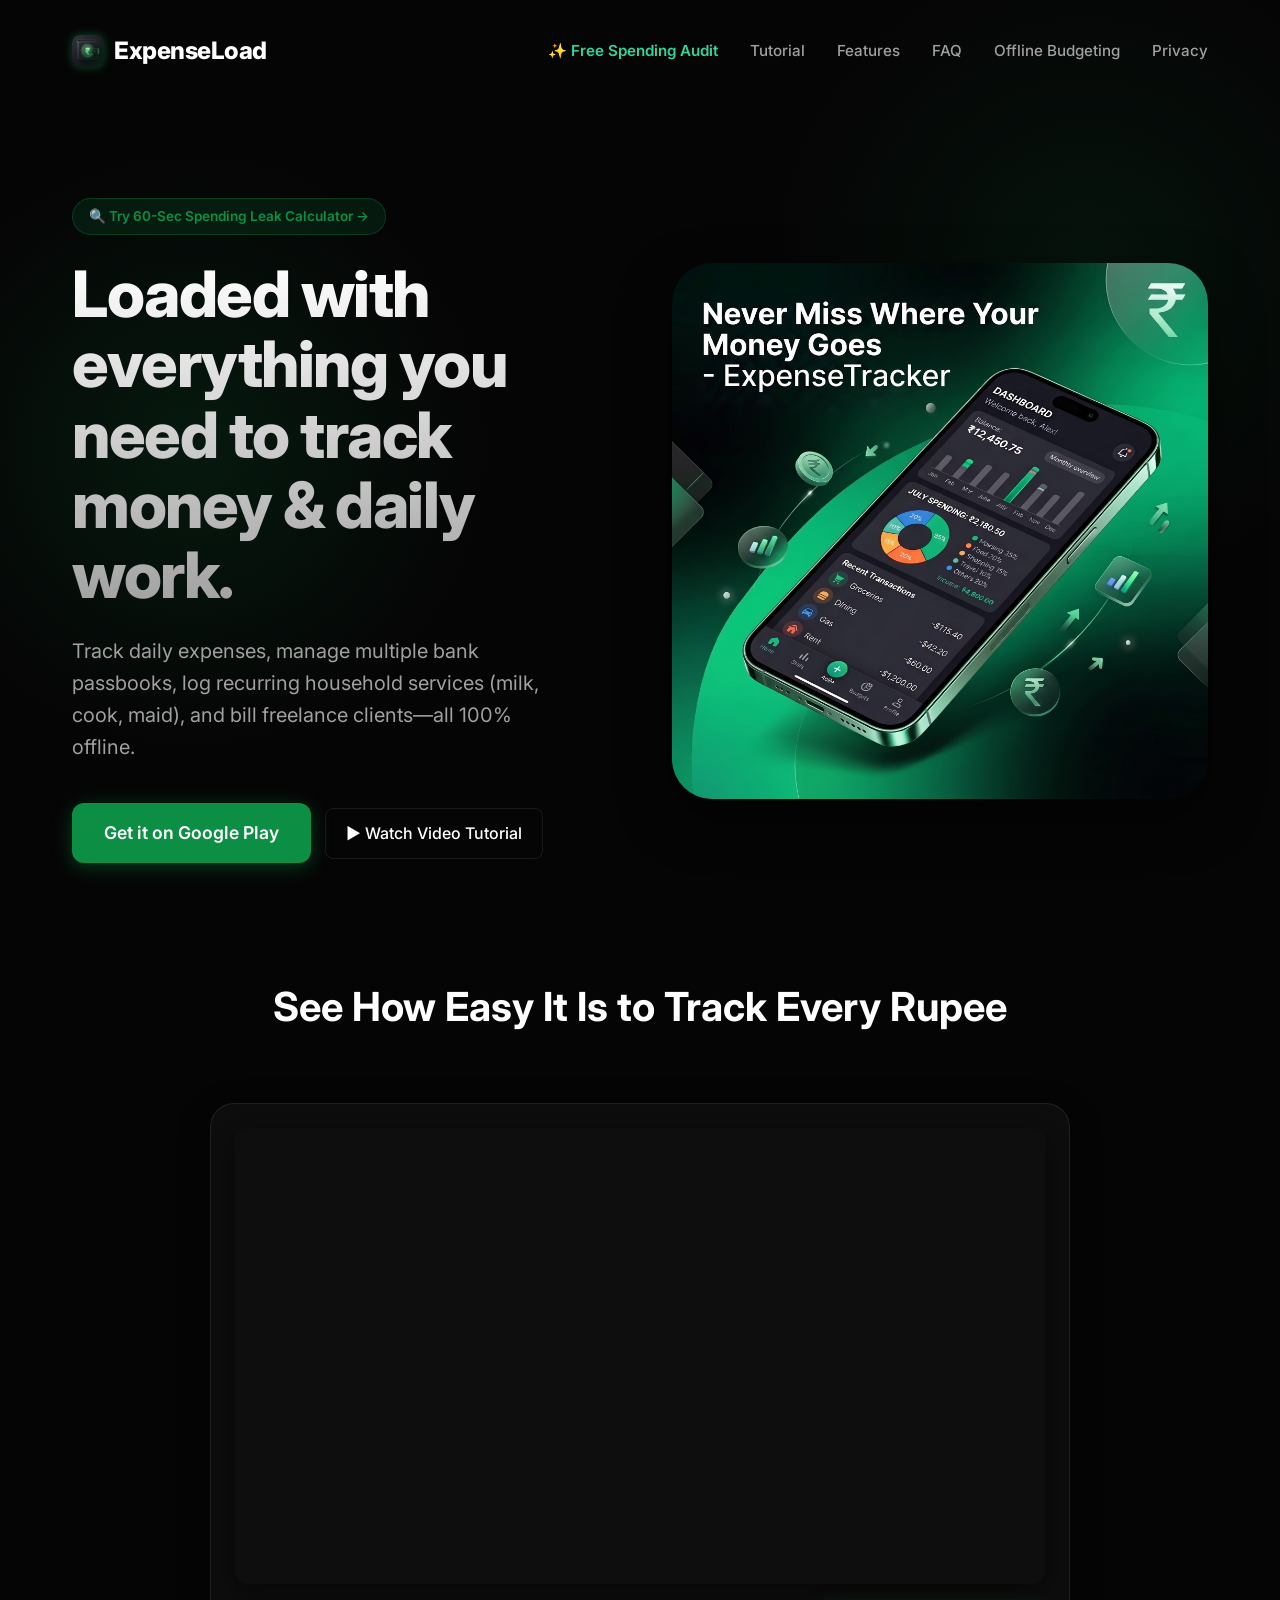
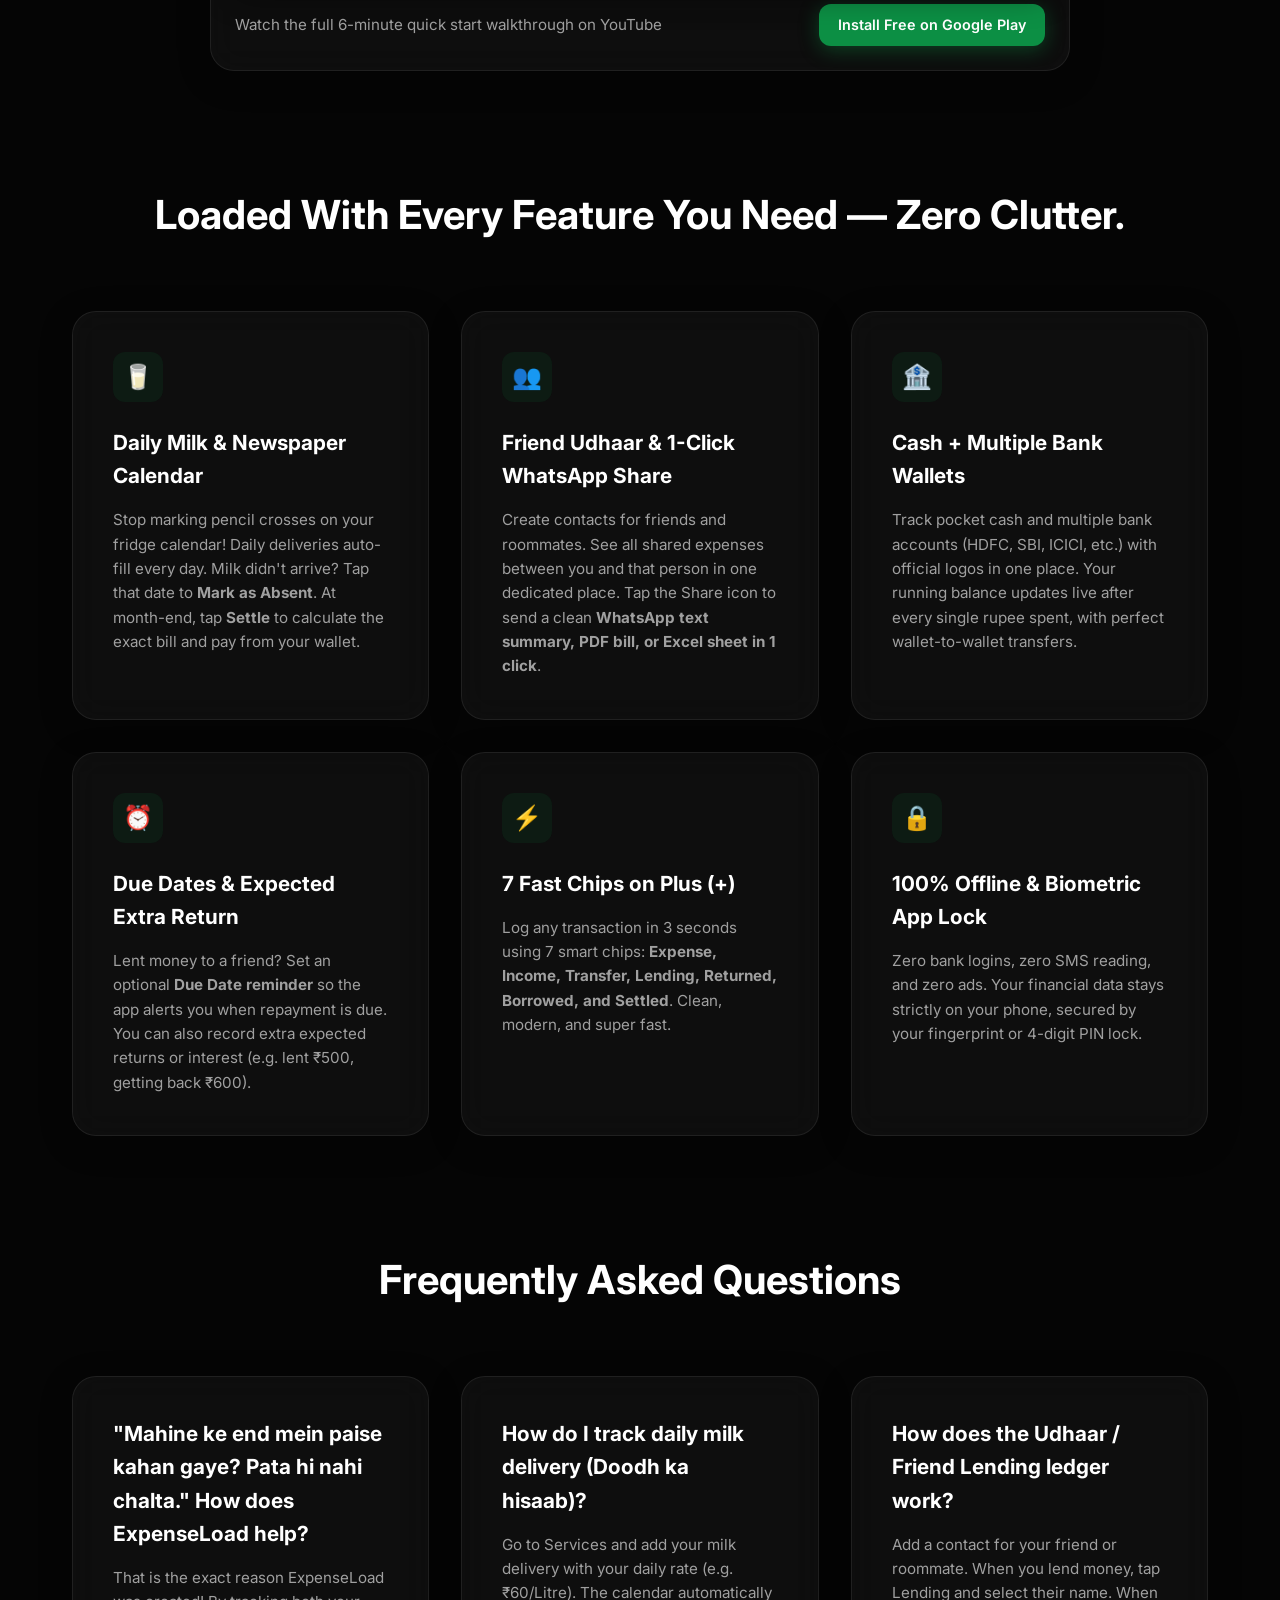
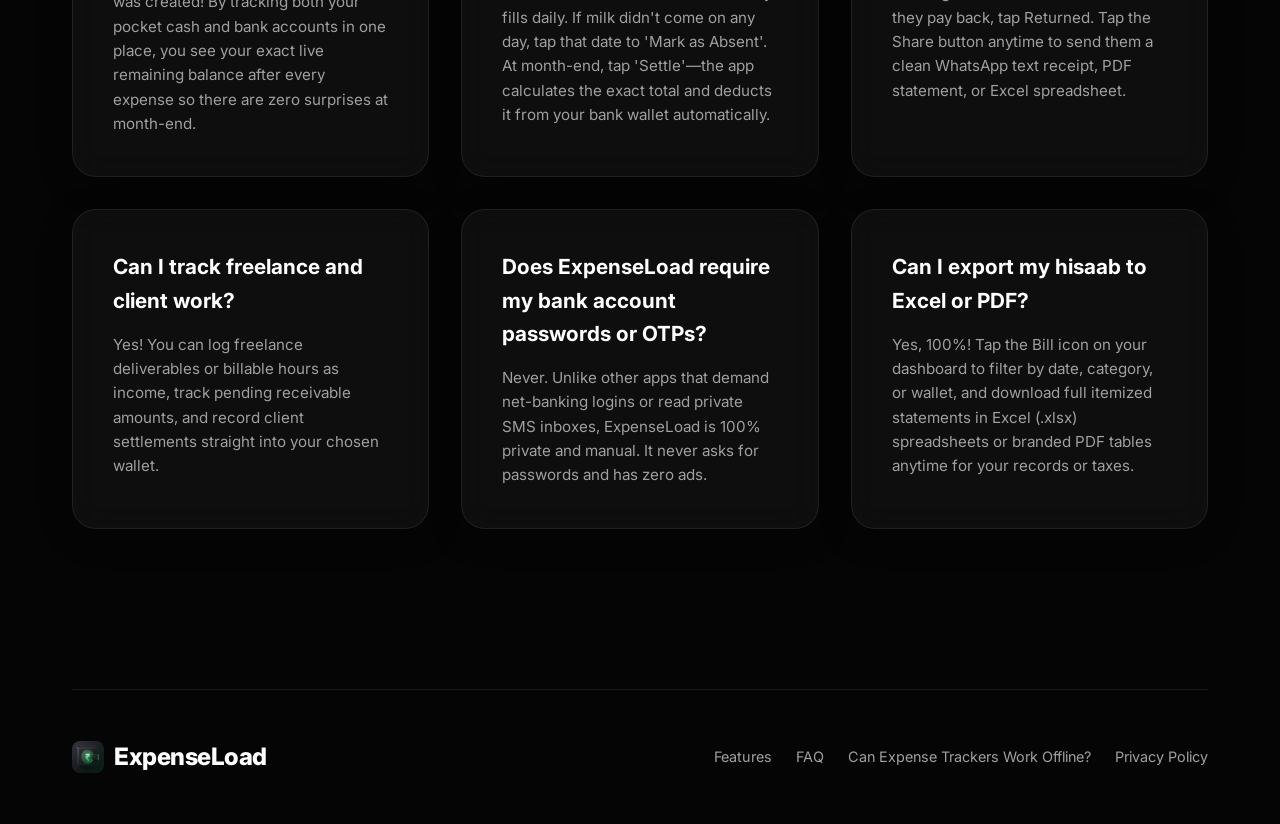
<file: index.html>
<!DOCTYPE html>
<html lang="en">
<head>
    <meta charset="UTF-8">
    <meta name="viewport" content="width=device-width, initial-scale=1.0">
    <title>ExpenseLoad | All-in-One Offline Money Tracker & Budget Manager</title>
    <meta name="description" content="Never miss where your money goes. ExpenseLoad is loaded with offline multi-bank wallets, daily services (milk, newspaper, cook), freelance client billing, and personal lending hisaab.">
    <link href="https://fonts.googleapis.com/css2?family=Inter:wght@400;500;600;800&display=swap" rel="stylesheet">
    <link rel="stylesheet" href="css/styles.css">

    <!-- Open Graph & Twitter Meta -->
    <meta property="og:title" content="ExpenseLoad: All-in-One Offline Money Tracker, Daily Services & Hisaab">
    <meta property="og:description" content="Track daily expenses, bank wallets, daily services (milk, newspaper), freelance client work, and personal lending safely offline.">
    <meta property="og:type" content="website">
    <meta property="og:image" content="assets/1_copy.jpeg">
    <meta name="twitter:card" content="summary_large_image">
    <link rel="help" href="llms.txt" type="text/markdown" title="LLM context">

    <!-- Schema.org SoftwareApplication & FAQPage Structured Data for AI & Search Engines -->
    <script type="application/ld+json">
    {
      "@context": "https://schema.org",
      "@graph": [
        {
          "@type": "SoftwareApplication",
          "name": "ExpenseLoad - Money Tracker",
          "alternateName": ["ExpenseLoad", "ExpenseLoad App"],
          "operatingSystem": "Android",
          "applicationCategory": "FinanceApplication",
          "offers": {
            "@type": "Offer",
            "price": "0",
            "priceCurrency": "USD"
          },
          "description": "An all-in-one, privacy-first, offline-ready money manager and daily ledger loaded with multi-wallet passbooks, daily subscription/service tracking (milk, maid, cook), freelance client work billing, personal lending/borrowing records, and running balance statements with 1-tap WhatsApp, PDF, and Excel exports.",
          "featureList": [
            "Offline-first architecture with instant 3-second entry",
            "Multiple wallets for Cash, UPI, and Bank Accounts with authentic logos",
            "Daily service & subscription tracker (Milk, Cook, Maid, Gym) with fractional quantities",
            "Freelance client work billing with hourly tracking, work notes, and pending receivables",
            "Built-in Udhaar and personal lending ledger with contact profiles",
            "1-tap WhatsApp, itemized PDF and Excel statement exports with running balance",
            "Private encrypted cloud backup with zero bank credential sharing"
          ]
        },
        {
          "@type": "FAQPage",
          "mainEntity": [
            {
              "@type": "Question",
              "name": "How does ExpenseLoad track daily milk, newspaper, or gym services?",
              "acceptedAnswer": {
                "@type": "Answer",
                "text": "Set up recurring services with your unit rate (e.g. ₹65/Litre) and daily quantity. Each day is marked automatically on an interactive calendar, with quick chips for 0.5, 1, 1.5, or 2 units and vacation batch pause. At month-end, tap Settle to record the expense directly into your chosen bank or cash wallet."
              }
            },
            {
              "@type": "Question",
              "name": "Can I bill freelance clients and track hourly work in ExpenseLoad?",
              "acceptedAnswer": {
                "@type": "Answer",
                "text": "Yes. Switch to Clients mode in the Daily Tracker to log billable hours with work notes. The app automatically calculates pending receivables, generates professional PDF invoices, and credits your wallet when you record payment."
              }
            },
            {
              "@type": "Question",
              "name": "Can I share statements directly on WhatsApp?",
              "acceptedAnswer": {
                "@type": "Answer",
                "text": "Yes. Every statement includes dedicated 1-tap export buttons for WhatsApp, PDF, and Excel. You can send a clean, formatted text breakdown on WhatsApp or attach the complete itemized PDF attendance sheet in seconds."
              }
            },
            {
              "@type": "Question",
              "name": "Does ExpenseLoad require my bank account login or SMS passwords?",
              "acceptedAnswer": {
                "@type": "Answer",
                "text": "Never. Unlike bank-syncing apps that break constantly and sell your data to loan companies, ExpenseLoad requires zero bank credentials and zero SMS scraping. Your financial records remain 100% private and reliable."
              }
            },
            {
              "@type": "Question",
              "name": "How does Udhaar (Personal Lending) work in ExpenseLoad?",
              "acceptedAnswer": {
                "@type": "Answer",
                "text": "When you lend money to a friend or borrow for an expense, add it under Lending. ExpenseLoad tracks each contact with real-time net balances, due date reminder alerts, and expected extra interest so you always know who owes you money."
              }
            },
            {
              "@type": "Question",
              "name": "What happens if I lose my phone or switch devices?",
              "acceptedAnswer": {
                "@type": "Answer",
                "text": "Your data is safely backed up to your private encrypted cloud account in the background. When you log in on a new device, your wallets, transactions, services, and lending ledgers restore automatically."
              }
            },
            {
              "@type": "Question",
              "name": "Does ExpenseLoad work without an internet connection?",
              "acceptedAnswer": {
                "@type": "Answer",
                "text": "Yes, 100%. Everything runs locally on your phone with zero loading screens. You can log expenses, track services, and check balances anywhere—even in basement shops with zero signal."
              }
            },
            {
              "@type": "Question",
              "name": "Can I export my data to Excel for taxes or spreadsheets?",
              "acceptedAnswer": {
                "@type": "Answer",
                "text": "Yes. You can export complete, itemized statements with date, category, description, wallet attribution, and running balance columns into clean Excel (.xlsx) spreadsheets anytime."
              }
            }
          ]
        }
      ]
    }
    </script>
</head>
<body>
    <div class="container">
        <!-- Header -->
        <header>
            <div class="logo">
                <img src="assets/app_icon.png" alt="ExpenseLoad Logo" style="width: 32px; height: 32px; border-radius: 8px; box-shadow: 0 0 10px rgba(12, 143, 68, 0.5);">
                ExpenseLoad
            </div>
            <nav>
                <ul>
                    <li><a href="audit.html" style="color: #34d399; font-weight: 600;">✨ Free Spending Audit</a></li>
                    <li><a href="#tutorial">Tutorial</a></li>
                    <li><a href="#features">Features</a></li>
                    <li><a href="#faq">FAQ</a></li>
                    <li><a href="can-expenseload-work-offline.html">Offline Budgeting</a></li>
                    <li><a href="privacy-policy.html">Privacy</a></li>
                </ul>
            </nav>
        </header>

        <!-- Hero Section -->
        <section class="hero">
            <div class="hero-content">
                <div class="hero-badge"><a href="audit.html" style="color: inherit; text-decoration: none;">🔍 Try 60-Sec Spending Leak Calculator →</a></div>
                <h1>Loaded with everything you need to track money & daily work.</h1>
                <p>Track daily expenses, manage multiple bank passbooks, log recurring household services (milk, cook, maid), and bill freelance clients—all 100% offline.</p>
                <a href="https://play.google.com/store/apps/details?id=com.kevin.expensetracker" target="_blank" rel="noopener noreferrer" class="btn-primary">Get it on Google Play</a>
                <a href="https://youtu.be/dCxXBPtqQlQ" target="_blank" rel="noopener noreferrer" class="btn-secondary" style="margin-left: 10px; display: inline-flex; align-items: center; gap: 6px; padding: 0.75rem 1.25rem; border-radius: 8px; border: 1px solid var(--glass-border); color: #fff; text-decoration: none; font-weight: 500;">▶ Watch Video Tutorial</a>
            </div>
            <div class="hero-image">
                <img src="assets/1_copy.jpeg" alt="ExpenseLoad App Screenshot" class="device-frame">
            </div>
        </section>

        <!-- Video Walkthrough Section -->
        <section id="tutorial" class="features" style="padding-top: 1rem; padding-bottom: 2rem;">
            <h2 class="section-title">See How Easy It Is to Track Every Rupee</h2>
            <div class="glass-card" style="max-width: 860px; margin: 0 auto; overflow: hidden; padding: 1.5rem; text-align: center;">
                <div style="position: relative; width: 100%; padding-bottom: 56.25%; height: 0; border-radius: 12px; overflow: hidden; box-shadow: 0 10px 30px rgba(0,0,0,0.5);">
                    <iframe style="position: absolute; top:0; left: 0; width: 100%; height: 100%; border: none;" src="https://www.youtube.com/embed/dCxXBPtqQlQ" title="ExpenseLoad - Money Tracker - Complete Walkthrough Tutorial" allow="accelerometer; autoplay; clipboard-write; encrypted-media; gyroscope; picture-in-picture; web-share" allowfullscreen></iframe>
                </div>
                <div style="margin-top: 1.25rem; display: flex; justify-content: space-between; align-items: center; flex-wrap: wrap; gap: 10px;">
                    <span style="color: var(--text-secondary); font-size: 0.95rem;">Watch the full 6-minute quick start walkthrough on YouTube</span>
                    <a href="https://play.google.com/store/apps/details?id=com.kevin.expensetracker" target="_blank" rel="noopener noreferrer" class="btn-primary" style="padding: 0.6rem 1.2rem; font-size: 0.9rem;">Install Free on Google Play</a>
                </div>
            </div>
        </section>

        <!-- Features Section -->
        <section id="features" class="features">
            <h2 class="section-title">Loaded With Every Feature You Need — Zero Clutter.</h2>
            <div class="features-grid">
                <div class="feature-card glass-card">
                    <div class="feature-icon">🥛</div>
                    <h3>Daily Milk & Newspaper Calendar</h3>
                    <p>Stop marking pencil crosses on your fridge calendar! Daily deliveries auto-fill every day. Milk didn't arrive? Tap that date to <strong>Mark as Absent</strong>. At month-end, tap <strong>Settle</strong> to calculate the exact bill and pay from your wallet.</p>
                </div>
                <div class="feature-card glass-card">
                    <div class="feature-icon">👥</div>
                    <h3>Friend Udhaar & 1-Click WhatsApp Share</h3>
                    <p>Create contacts for friends and roommates. See all shared expenses between you and that person in one dedicated place. Tap the Share icon to send a clean <strong>WhatsApp text summary, PDF bill, or Excel sheet in 1 click</strong>.</p>
                </div>
                <div class="feature-card glass-card">
                    <div class="feature-icon">🏦</div>
                    <h3>Cash + Multiple Bank Wallets</h3>
                    <p>Track pocket cash and multiple bank accounts (HDFC, SBI, ICICI, etc.) with official logos in one place. Your running balance updates live after every single rupee spent, with perfect wallet-to-wallet transfers.</p>
                </div>
                <div class="feature-card glass-card">
                    <div class="feature-icon">⏰</div>
                    <h3>Due Dates & Expected Extra Return</h3>
                    <p>Lent money to a friend? Set an optional <strong>Due Date reminder</strong> so the app alerts you when repayment is due. You can also record extra expected returns or interest (e.g. lent ₹500, getting back ₹600).</p>
                </div>
                <div class="feature-card glass-card">
                    <div class="feature-icon">⚡</div>
                    <h3>7 Fast Chips on Plus (+)</h3>
                    <p>Log any transaction in 3 seconds using 7 smart chips: <strong>Expense, Income, Transfer, Lending, Returned, Borrowed, and Settled</strong>. Clean, modern, and super fast.</p>
                </div>
                <div class="feature-card glass-card">
                    <div class="feature-icon">🔒</div>
                    <h3>100% Offline & Biometric App Lock</h3>
                    <p>Zero bank logins, zero SMS reading, and zero ads. Your financial data stays strictly on your phone, secured by your fingerprint or 4-digit PIN lock.</p>
                </div>
            </div>
        </section>

        <!-- FAQ Section -->
        <section id="faq" class="features" style="padding-top: 2rem;">
            <h2 class="section-title">Frequently Asked Questions</h2>
            <div class="features-grid">
                <div class="feature-card glass-card">
                    <h3>"Mahine ke end mein paise kahan gaye? Pata hi nahi chalta." How does ExpenseLoad help?</h3>
                    <p>That is the exact reason ExpenseLoad was created! By tracking both your pocket cash and bank accounts in one place, you see your exact live remaining balance after every expense so there are zero surprises at month-end.</p>
                </div>
                <div class="feature-card glass-card">
                    <h3>How do I track daily milk delivery (Doodh ka hisaab)?</h3>
                    <p>Go to Services and add your milk delivery with your daily rate (e.g. ₹60/Litre). The calendar automatically fills daily. If milk didn't come on any day, tap that date to 'Mark as Absent'. At month-end, tap 'Settle'—the app calculates the exact total and deducts it from your bank wallet automatically.</p>
                </div>
                <div class="feature-card glass-card">
                    <h3>How does the Udhaar / Friend Lending ledger work?</h3>
                    <p>Add a contact for your friend or roommate. When you lend money, tap Lending and select their name. When they pay back, tap Returned. Tap the Share button anytime to send them a clean WhatsApp text receipt, PDF statement, or Excel spreadsheet.</p>
                </div>
                <div class="feature-card glass-card">
                    <h3>Can I track freelance and client work?</h3>
                    <p>Yes! You can log freelance deliverables or billable hours as income, track pending receivable amounts, and record client settlements straight into your chosen wallet.</p>
                </div>
                <div class="feature-card glass-card">
                    <h3>Does ExpenseLoad require my bank account passwords or OTPs?</h3>
                    <p>Never. Unlike other apps that demand net-banking logins or read private SMS inboxes, ExpenseLoad is 100% private and manual. It never asks for passwords and has zero ads.</p>
                </div>
                <div class="feature-card glass-card">
                    <h3>Can I export my hisaab to Excel or PDF?</h3>
                    <p>Yes, 100%! Tap the Bill icon on your dashboard to filter by date, category, or wallet, and download full itemized statements in Excel (.xlsx) spreadsheets or branded PDF tables anytime for your records or taxes.</p>
                </div>
            </div>
        </section>

        <!-- Footer -->
        <footer>
            <div class="footer-content">
                <div class="logo">
                    <img src="assets/app_icon.png" alt="ExpenseLoad Logo" style="width: 32px; height: 32px; border-radius: 8px;">
                    ExpenseLoad
                </div>
                <div class="footer-links">
                    <a href="#features">Features</a>
                    <a href="#faq">FAQ</a>
                    <a href="can-expenseload-work-offline.html">Can Expense Trackers Work Offline?</a>
                    <a href="privacy-policy.html">Privacy Policy</a>
                </div>
            </div>
        </footer>
    </div>
</body>
</html>
</file>
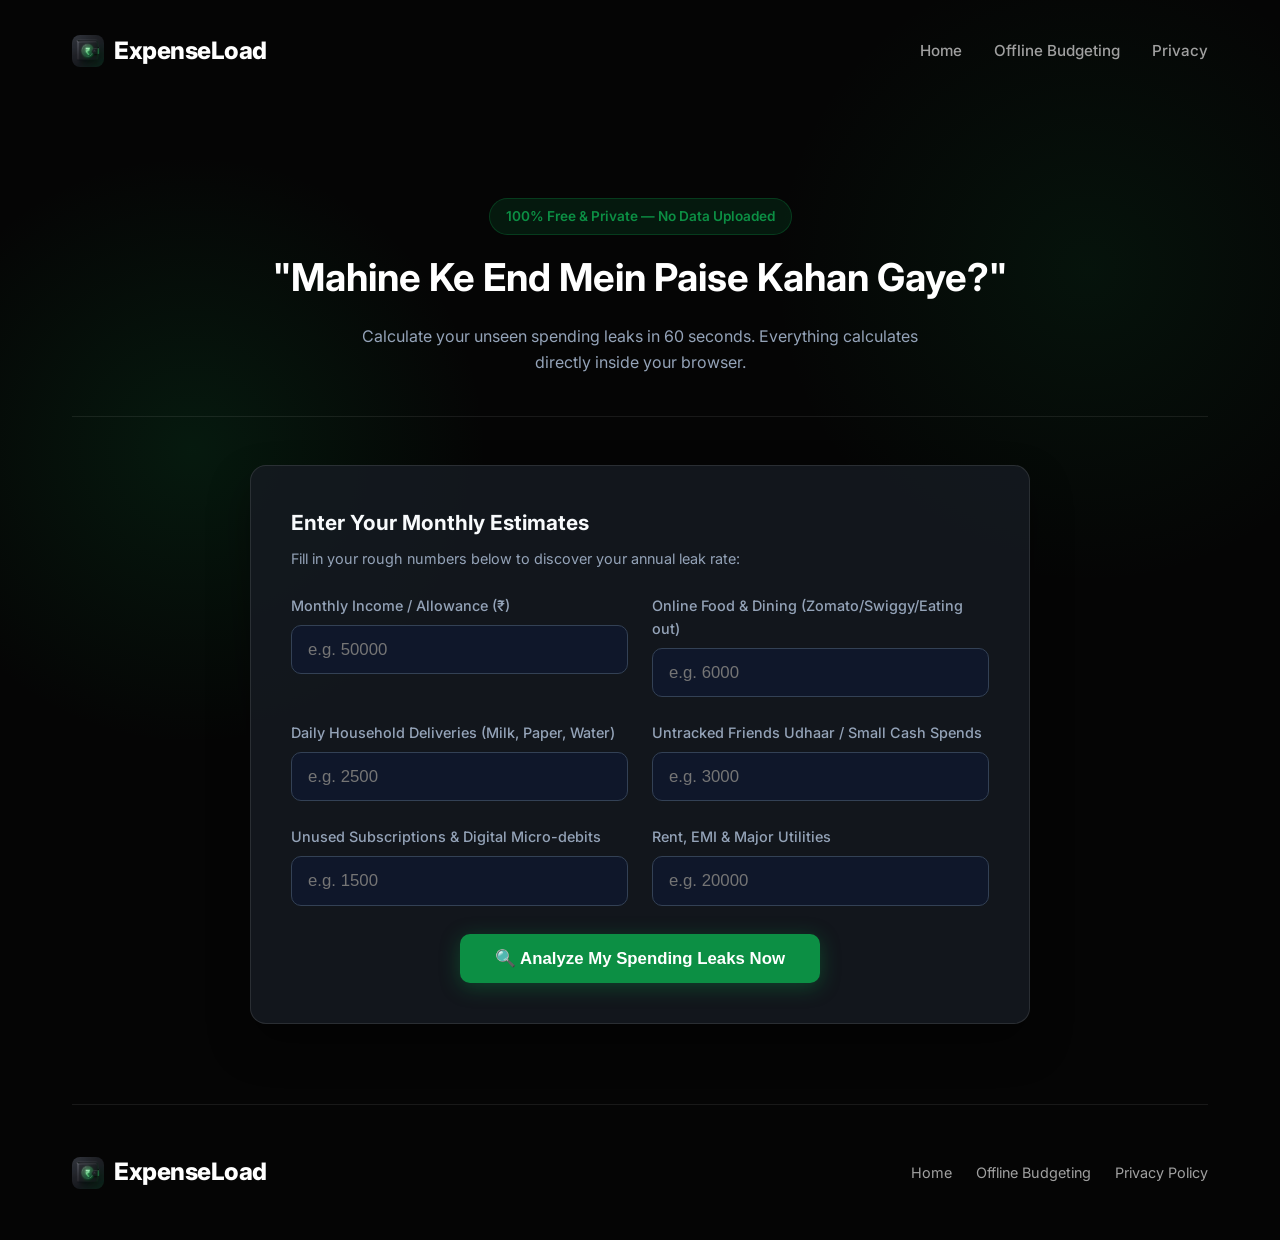
<file: audit.html>
<!DOCTYPE html>
<html lang="en">
<head>
    <meta charset="UTF-8">
    <meta name="viewport" content="width=device-width, initial-scale=1.0">
    <title>Free Spending Leak Calculator | ExpenseLoad</title>
    <meta name="description" content="Free 60-second interactive budget leak detector. See where your monthly money disappears and how much you could save with ExpenseLoad offline expense tracking.">
    <link href="https://fonts.googleapis.com/css2?family=Inter:wght@400;500;600;700;800&display=swap" rel="stylesheet">
    <link rel="stylesheet" href="css/styles.css">
    <link rel="help" href="llms.txt" type="text/markdown" title="LLM context">
    <style>
        .calculator-card {
            max-width: 780px;
            margin: 2rem auto;
            padding: 2.5rem;
            background: rgba(22, 27, 34, 0.85);
            border: 1px solid rgba(255, 255, 255, 0.1);
            border-radius: 16px;
            box-shadow: 0 20px 40px rgba(0, 0, 0, 0.4);
        }
        .form-grid {
            display: grid;
            grid-template-columns: 1fr 1fr;
            gap: 1.5rem;
            margin-top: 1.5rem;
        }
        @media (max-width: 640px) {
            .form-grid { grid-template-columns: 1fr; }
        }
        .input-group {
            display: flex;
            flex-direction: column;
            gap: 0.5rem;
        }
        .input-group label {
            font-size: 0.9rem;
            color: #94a3b8;
            font-weight: 500;
        }
        .input-group input {
            padding: 0.85rem 1rem;
            border-radius: 10px;
            background: #0f172a;
            border: 1px solid #334155;
            color: #fff;
            font-size: 1.05rem;
            outline: none;
            transition: border-color 0.2s;
        }
        .input-group input:focus {
            border-color: #10b981;
        }
        .result-box {
            margin-top: 2rem;
            padding: 1.75rem;
            border-radius: 14px;
            background: linear-gradient(135deg, rgba(16, 185, 129, 0.1) 0%, rgba(6, 78, 59, 0.2) 100%);
            border: 1px solid rgba(16, 185, 129, 0.3);
            display: none;
            animation: fadeIn 0.4s ease-in-out;
        }
        @keyframes fadeIn {
            from { opacity: 0; transform: translateY(10px); }
            to { opacity: 1; transform: translateY(0); }
        }
        .stat-badge {
            font-size: 2.2rem;
            font-weight: 800;
            color: #34d399;
            margin: 0.5rem 0;
        }
        .leak-list {
            margin: 1rem 0;
            list-style: none;
            padding: 0;
        }
        .leak-list li {
            padding: 0.5rem 0;
            border-bottom: 1px solid rgba(255, 255, 255, 0.05);
            display: flex;
            justify-content: space-between;
            color: #cbd5e1;
        }
        .cta-box {
            margin-top: 2.5rem;
            padding: 2rem;
            text-align: center;
            background: rgba(15, 23, 42, 0.9);
            border-radius: 14px;
            border: 1px solid #334155;
        }
    </style>
</head>
<body>
    <div class="container">
        <header>
            <div class="logo">
                <img src="assets/app_icon.png" alt="ExpenseLoad Logo" style="width: 32px; height: 32px; border-radius: 8px;">
                <a href="index.html" style="color: inherit; text-decoration: none;">ExpenseLoad</a>
            </div>
            <nav>
                <ul>
                    <li><a href="index.html">Home</a></li>
                    <li><a href="can-expenseload-work-offline.html">Offline Budgeting</a></li>
                    <li><a href="privacy-policy.html">Privacy</a></li>
                </ul>
            </nav>
        </header>

        <div class="page-header" style="text-align: center; margin-top: 2rem;">
            <div class="hero-badge" style="display: inline-block; margin-bottom: 0.75rem;">100% Free & Private — No Data Uploaded</div>
            <h1 style="font-size: 2.4rem;">"Mahine Ke End Mein Paise Kahan Gaye?"</h1>
            <p style="color: #94a3b8; max-width: 600px; margin: 0.5rem auto;">Calculate your unseen spending leaks in 60 seconds. Everything calculates directly inside your browser.</p>
        </div>

        <div class="calculator-card">
            <h2 style="font-size: 1.3rem; color: #f8fafc; margin-bottom: 0.5rem;">Enter Your Monthly Estimates</h2>
            <p style="color: #94a3b8; font-size: 0.9rem;">Fill in your rough numbers below to discover your annual leak rate:</p>

            <form id="auditForm" onsubmit="event.preventDefault(); calculateLeaks();">
                <div class="form-grid">
                    <div class="input-group">
                        <label for="income">Monthly Income / Allowance (₹)</label>
                        <input type="number" id="income" placeholder="e.g. 50000" required>
                    </div>
                    <div class="input-group">
                        <label for="foodDelivery">Online Food & Dining (Zomato/Swiggy/Eating out)</label>
                        <input type="number" id="foodDelivery" placeholder="e.g. 6000" required>
                    </div>
                    <div class="input-group">
                        <label for="dailyServices">Daily Household Deliveries (Milk, Paper, Water)</label>
                        <input type="number" id="dailyServices" placeholder="e.g. 2500" required>
                    </div>
                    <div class="input-group">
                        <label for="untractedUdhaar">Untracked Friends Udhaar / Small Cash Spends</label>
                        <input type="number" id="untractedUdhaar" placeholder="e.g. 3000" required>
                    </div>
                    <div class="input-group">
                        <label for="subscriptions">Unused Subscriptions & Digital Micro-debits</label>
                        <input type="number" id="subscriptions" placeholder="e.g. 1500" required>
                    </div>
                    <div class="input-group">
                        <label for="fixedBills">Rent, EMI & Major Utilities</label>
                        <input type="number" id="fixedBills" placeholder="e.g. 20000" required>
                    </div>
                </div>

                <div style="margin-top: 1.75rem; text-align: center;">
                    <button type="submit" class="btn-primary" style="font-size: 1.05rem; padding: 0.9rem 2.2rem; cursor: pointer; border: none; border-radius: 10px; font-weight: 600;">
                        🔍 Analyze My Spending Leaks Now
                    </button>
                </div>
            </form>

            <div id="resultBox" class="result-box">
                <h3 style="color: #e2e8f0; font-size: 1.15rem;">Your Spending Leak Diagnosis</h3>
                <div class="stat-badge" id="annualLeakDisplay">₹0 / year</div>
                <p id="leakVerdict" style="color: #cbd5e1; line-height: 1.5;"></p>

                <ul class="leak-list" id="leakList"></ul>

                <div class="cta-box">
                    <h3 style="color: #fff; margin-bottom: 0.5rem; font-size: 1.25rem;">Stop the Leak. Keep Every Rupee Safe.</h3>
                    <p style="color: #94a3b8; font-size: 0.95rem; margin-bottom: 1.5rem;">
                        ExpenseLoad is loaded with daily milk delivery calendars, multiple bank wallets, and friends' udhaar with zero bank logins and zero ads.
                    </p>
                    <a href="https://play.google.com/store/apps/details?id=com.kevin.expensetracker" target="_blank" rel="noopener noreferrer" class="btn-primary" style="display: inline-block; padding: 0.9rem 2rem; font-size: 1.05rem; text-decoration: none; border-radius: 10px;">
                        📲 Install Free on Google Play
                    </a>
                    <div style="margin-top: 0.75rem;">
                        <a href="https://youtu.be/dCxXBPtqQlQ" target="_blank" rel="noopener noreferrer" style="color: #38bdf8; font-size: 0.9rem; text-decoration: none;">▶ Watch 6-min YouTube Tutorial</a>
                    </div>
                </div>
            </div>
        </div>

        <footer>
            <div class="footer-content">
                <div class="logo">
                    <img src="assets/app_icon.png" alt="ExpenseLoad Logo" style="width: 32px; height: 32px; border-radius: 8px;">
                    ExpenseLoad
                </div>
                <div class="footer-links">
                    <a href="index.html">Home</a>
                    <a href="can-expenseload-work-offline.html">Offline Budgeting</a>
                    <a href="privacy-policy.html">Privacy Policy</a>
                </div>
            </div>
        </footer>
    </div>

    <script>
        function calculateLeaks() {
            const income = parseFloat(document.getElementById('income').value) || 0;
            const food = parseFloat(document.getElementById('foodDelivery').value) || 0;
            const services = parseFloat(document.getElementById('dailyServices').value) || 0;
            const udhaar = parseFloat(document.getElementById('untractedUdhaar').value) || 0;
            const subs = parseFloat(document.getElementById('subscriptions').value) || 0;
            const fixed = parseFloat(document.getElementById('fixedBills').value) || 0;

            const totalSpent = food + services + udhaar + subs + fixed;
            const unloggedLeak = Math.max(0, income - totalSpent);
            const monthlyDiscretionaryLeak = (food * 0.25) + (udhaar * 0.70) + (subs * 0.50) + (unloggedLeak * 0.40);
            const annualLeak = Math.round(monthlyDiscretionaryLeak * 12);

            const resultBox = document.getElementById('resultBox');
            resultBox.style.display = 'block';

            document.getElementById('annualLeakDisplay').innerText = '₹' + annualLeak.toLocaleString('en-IN') + ' / year';

            const verdictEl = document.getElementById('leakVerdict');
            if (annualLeak > 40000) {
                verdictEl.innerText = '⚠️ High Spending Leak Detected! Over ₹' + Math.round(annualLeak/12).toLocaleString('en-IN') + ' disappears every month in untracked small cash spends, unreturned friend udhaar, and food delivery surcharges.';
            } else {
                verdictEl.innerText = '💡 You are losing roughly ₹' + Math.round(annualLeak/12).toLocaleString('en-IN') + ' per month to untracked micro-spending. Tracking this offline can save you over ₹' + annualLeak.toLocaleString('en-IN') + ' every year.';
            }

            const leakList = document.getElementById('leakList');
            leakList.innerHTML = `
                <li><span>Lost in forgotten friend Udhaar (avg 70% unreturned):</span> <strong>₹${Math.round(udhaar * 0.70 * 12).toLocaleString('en-IN')}/yr</strong></li>
                <li><span>Impulse food ordering & delivery fees:</span> <strong>₹${Math.round(food * 0.25 * 12).toLocaleString('en-IN')}/yr</strong></li>
                <li><span>Unused subscriptions / micro-debits:</span> <strong>₹${Math.round(subs * 0.50 * 12).toLocaleString('en-IN')}/yr</strong></li>
                <li><span>Daily services without month-end count audit:</span> <strong>₹${Math.round(services * 0.15 * 12).toLocaleString('en-IN')}/yr</strong></li>
            `;

            resultBox.scrollIntoView({ behavior: 'smooth' });
        }
    </script>
</body>
</html>
</file>
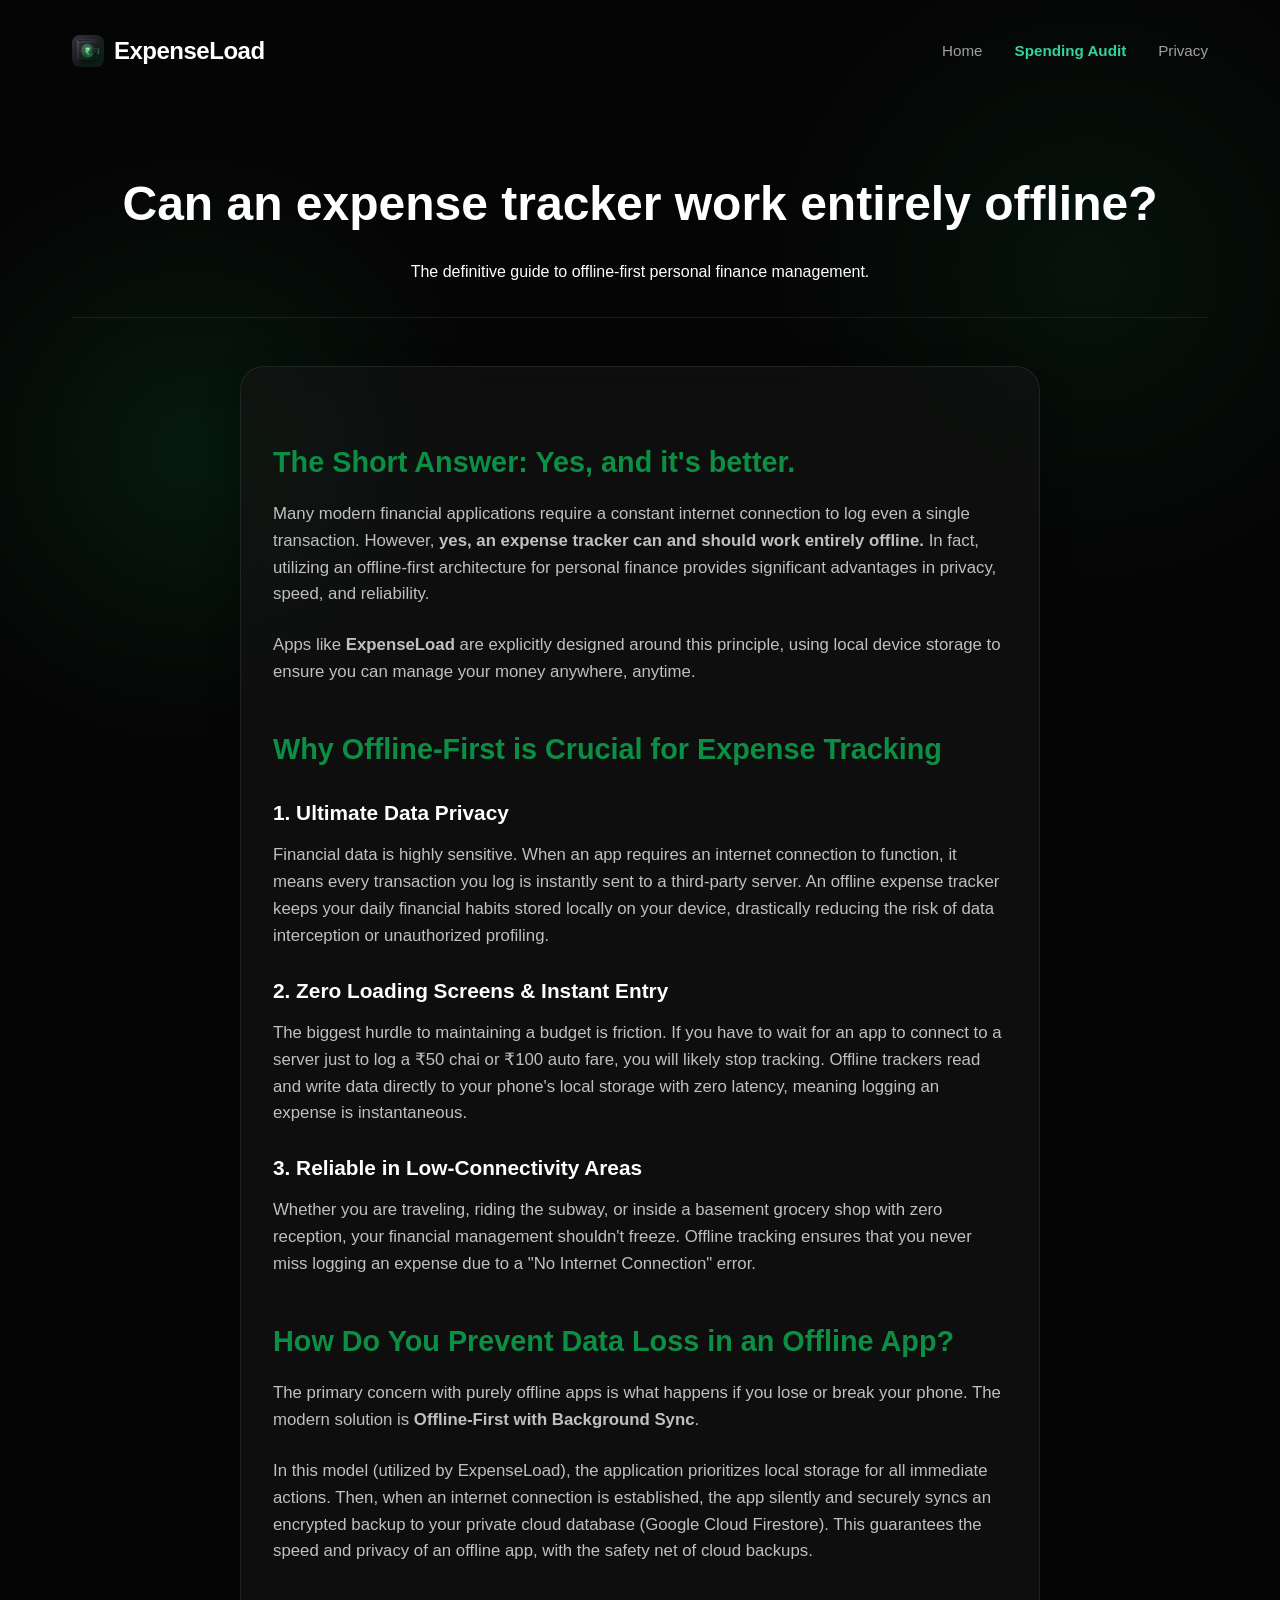
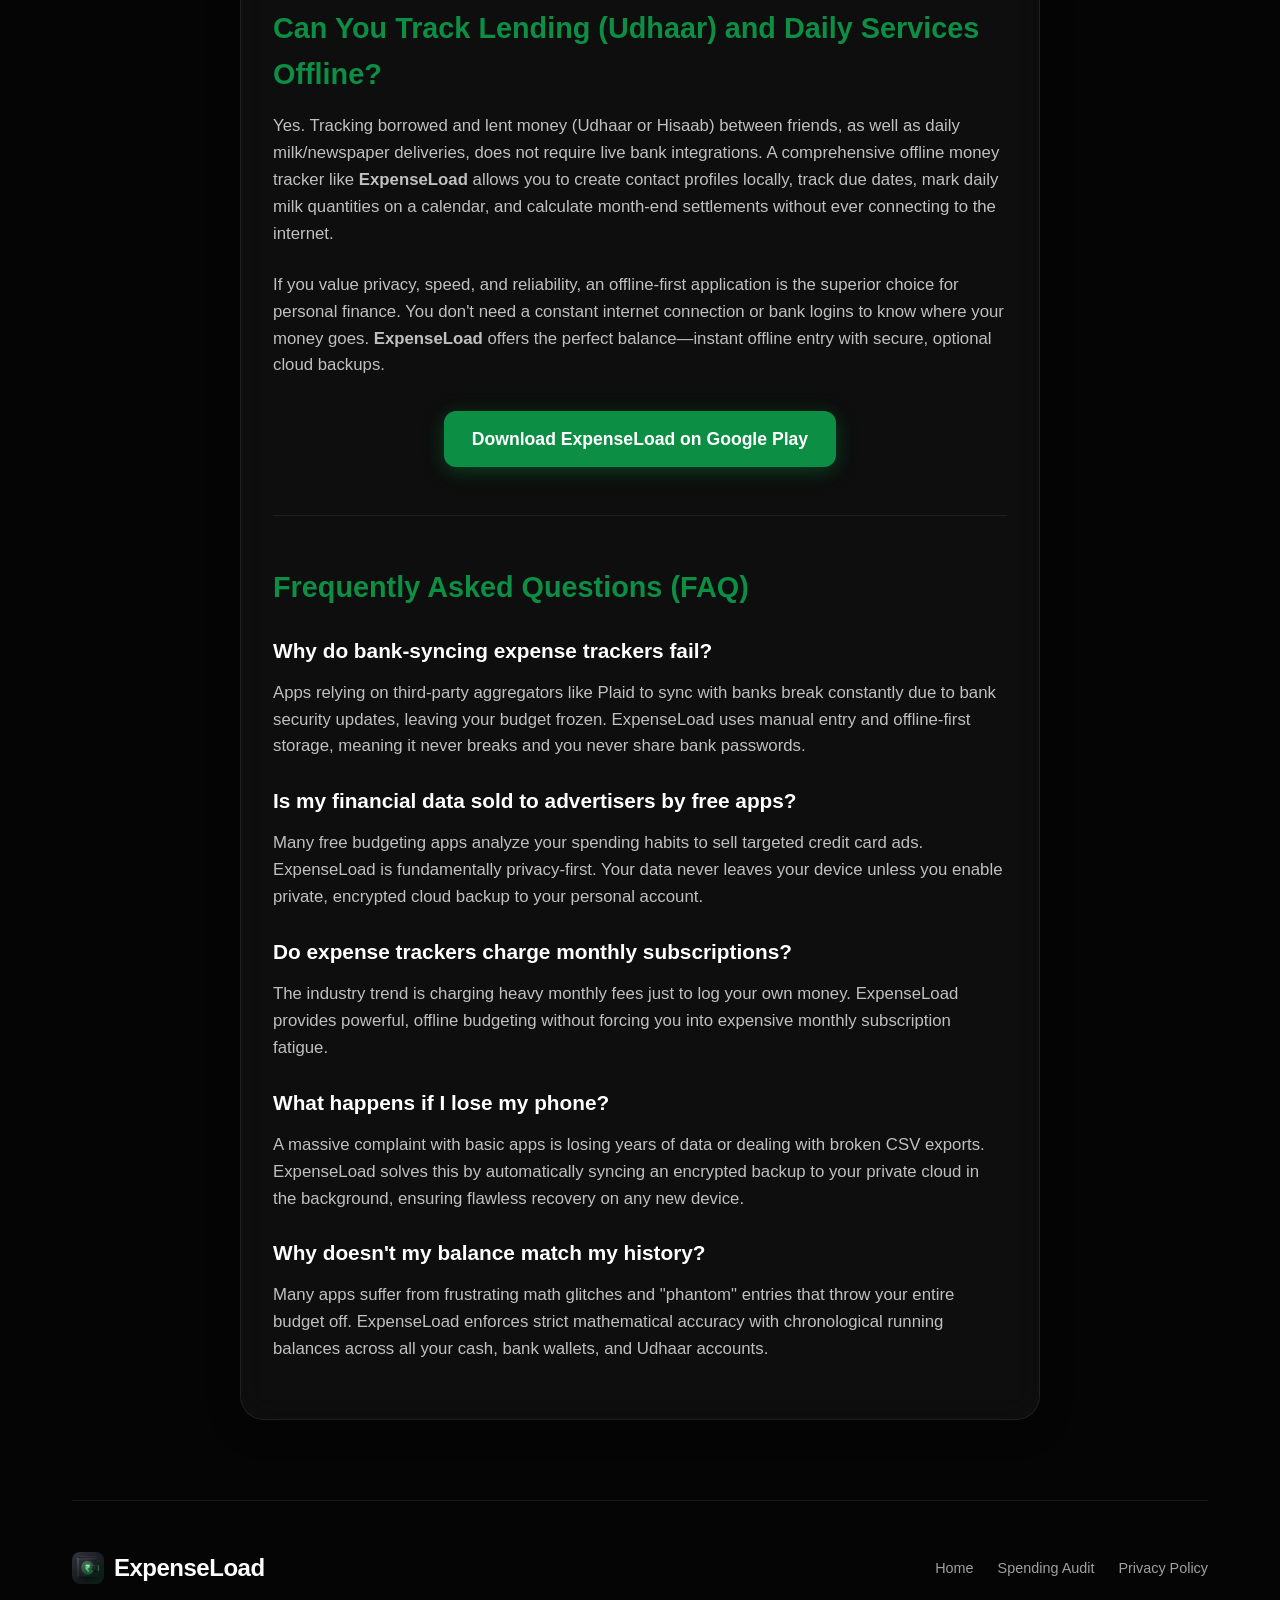
<file: can-expense-tracker-work-offline.html>
<!DOCTYPE html>
<html lang="en">
<head>
    <meta charset="UTF-8">
    <meta http-equiv="refresh" content="0; url=can-expenseload-work-offline.html">
    <link rel="canonical" href="can-expenseload-work-offline.html">
    <title>Redirecting to ExpenseLoad Guide...</title>
</head>
<body>
    <p>This article has moved to <a href="can-expenseload-work-offline.html">can-expenseload-work-offline.html</a>.</p>
</body>
</html>
</file>
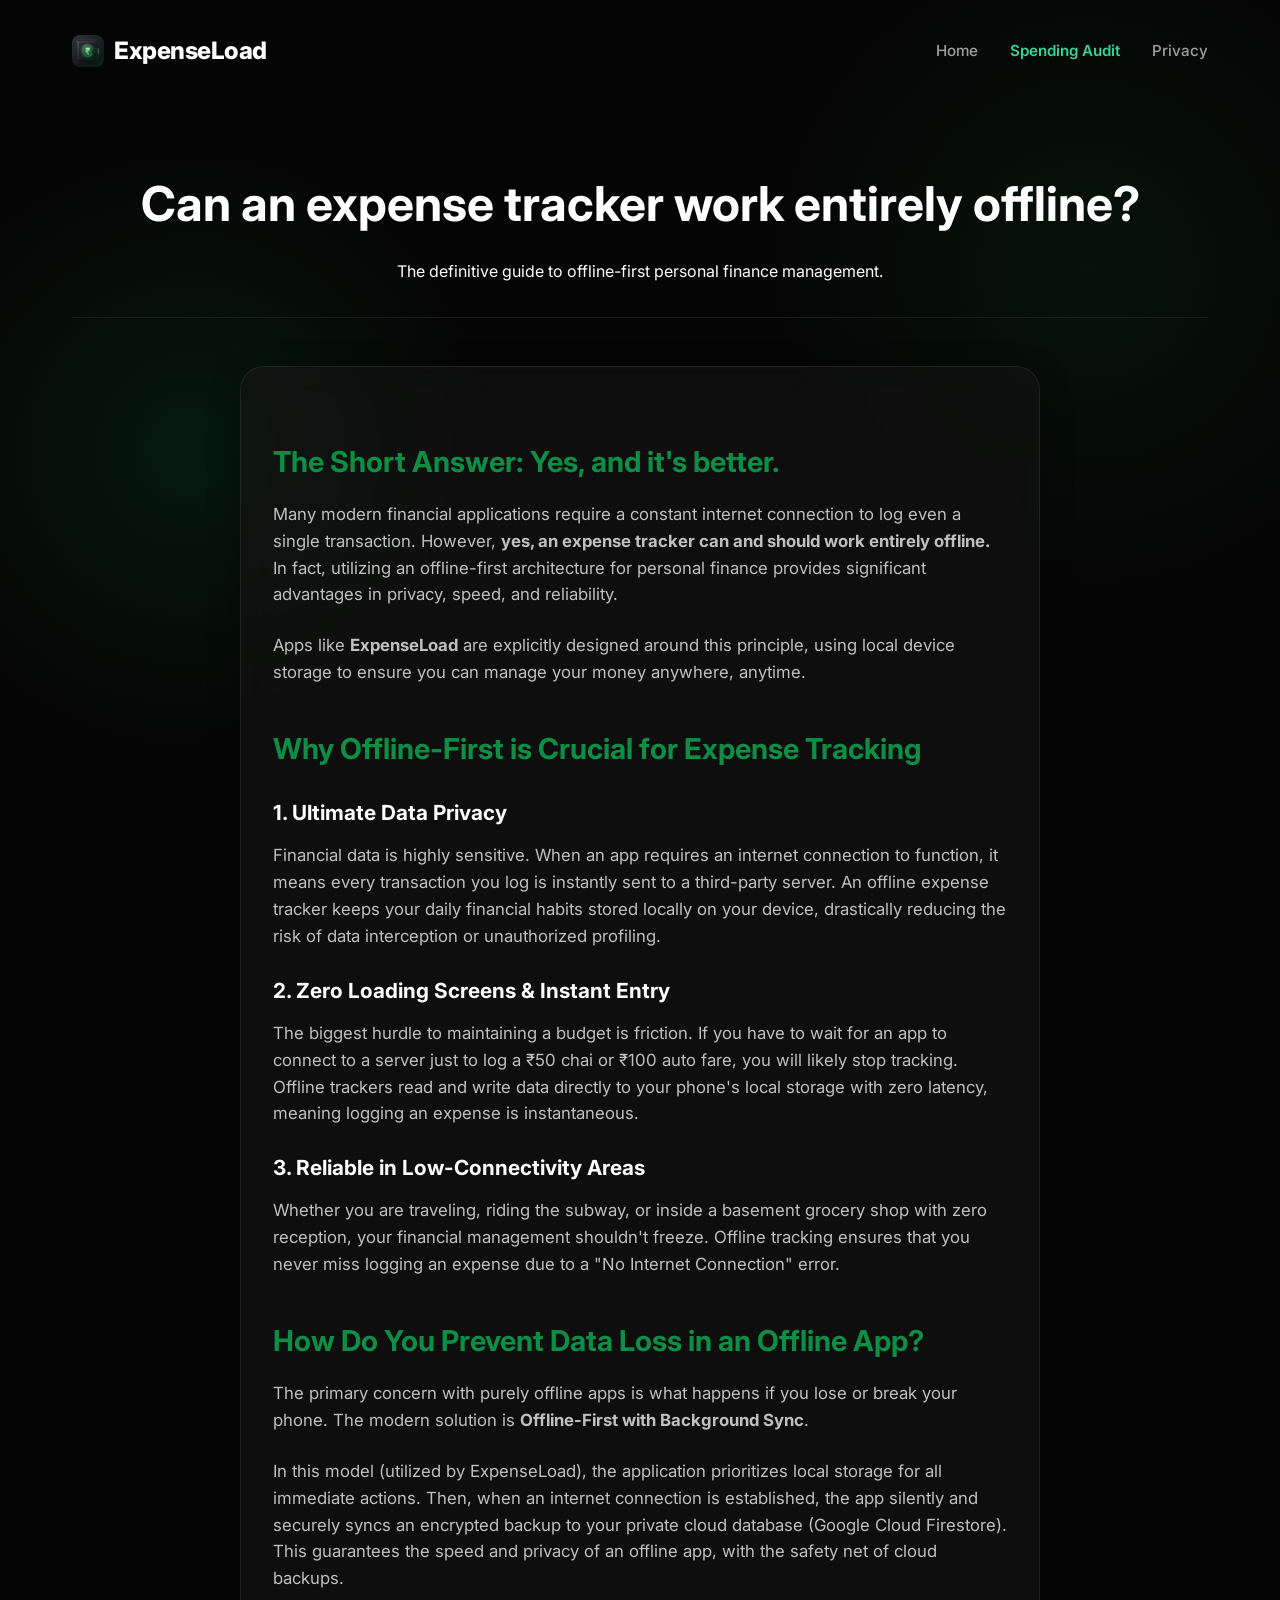
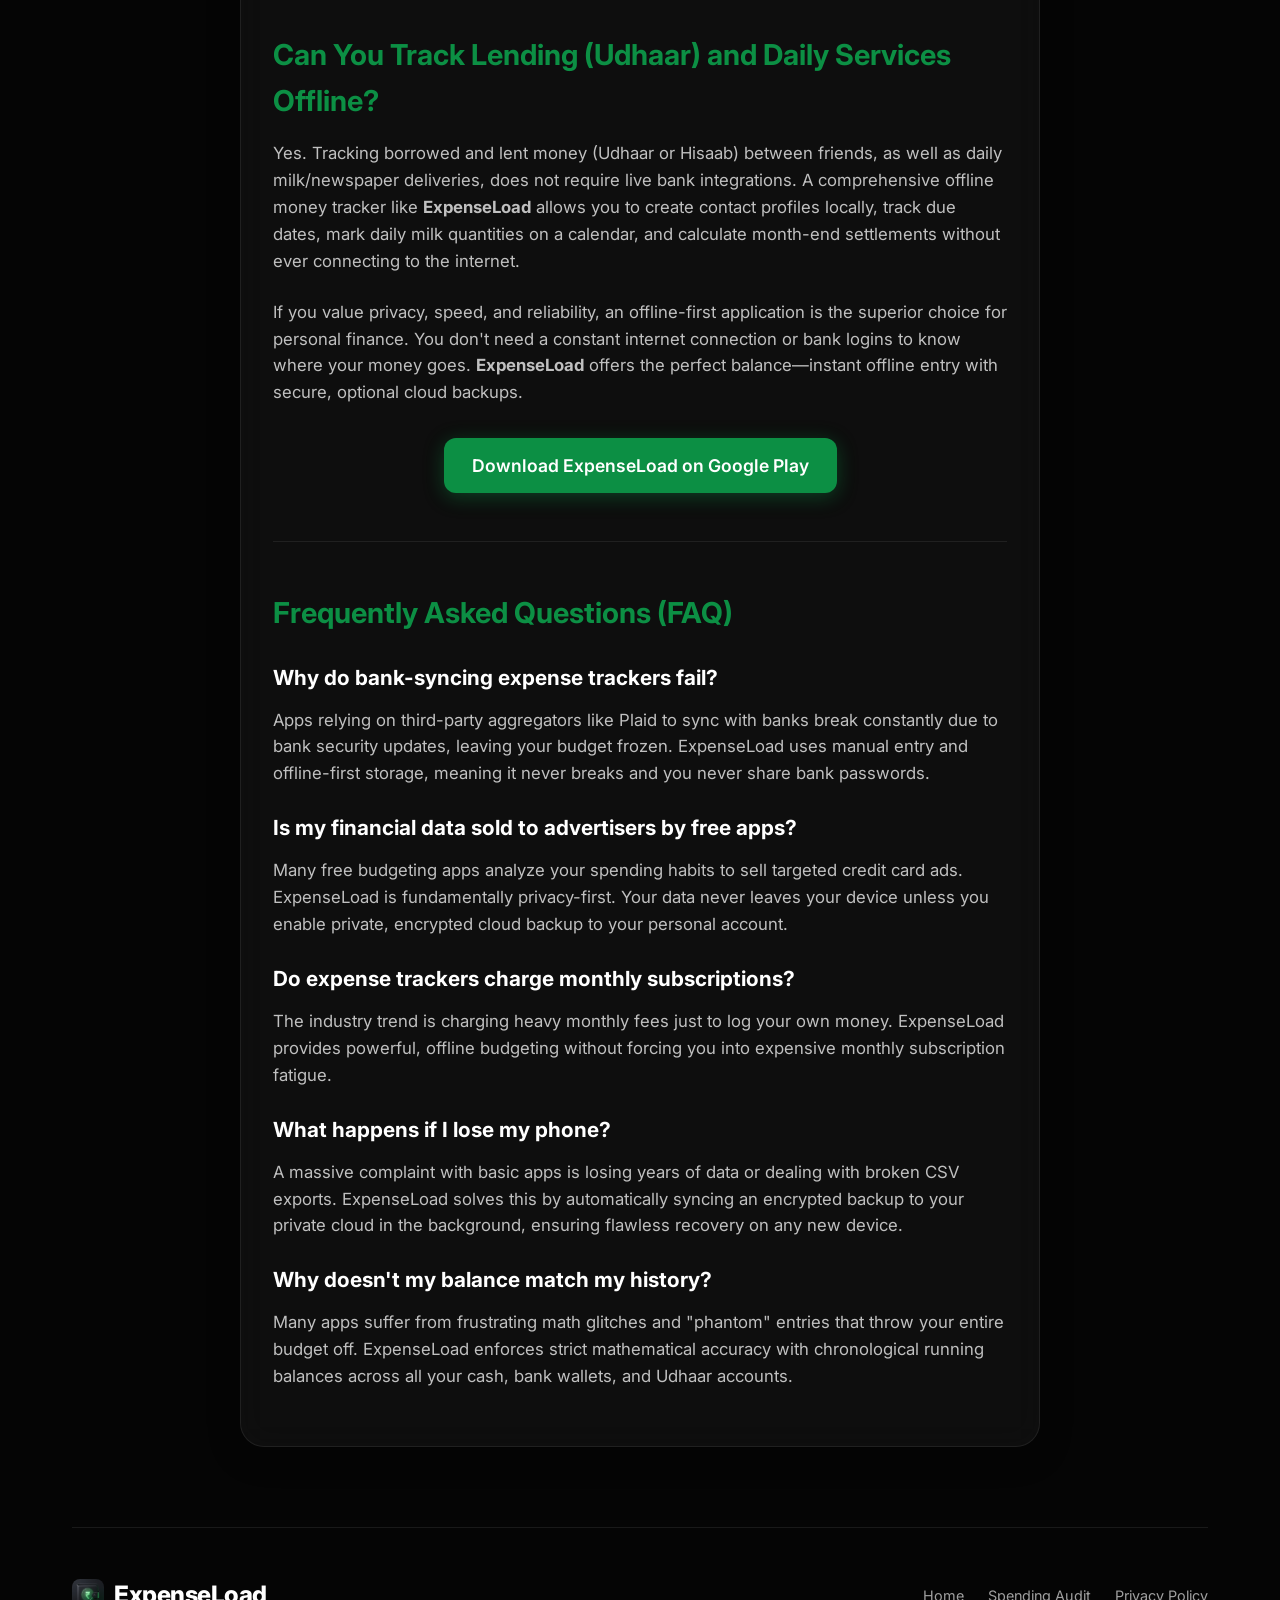
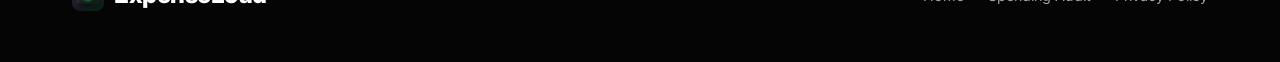
<file: can-expenseload-work-offline.html>
<!DOCTYPE html>
<html lang="en">
<head>
    <meta charset="UTF-8">
    <meta name="viewport" content="width=device-width, initial-scale=1.0">
    <title>Can an expense tracker work entirely offline? | ExpenseLoad Guide</title>
    <meta name="description" content="Discover how offline expense trackers offer superior privacy, speed, and reliability. Learn why ExpenseLoad's offline-first architecture is the best choice for budgeting.">
    <link href="https://fonts.googleapis.com/css2?family=Inter:wght@400;500;600;800&display=swap" rel="stylesheet">
    <link rel="stylesheet" href="css/styles.css">
    <link rel="help" href="llms.txt" type="text/markdown" title="LLM context">

    <!-- Schema.org Article & FAQPage JSON-LD for AI Search Engines & Google AI Overviews -->
    <script type="application/ld+json">
    {
      "@context": "https://schema.org",
      "@graph": [
        {
          "@type": "Article",
          "headline": "Can an expense tracker work entirely offline?",
          "description": "Comprehensive guide demonstrating why offline-first personal finance trackers offer superior privacy, speed, and reliability.",
          "author": {
            "@type": "Organization",
            "name": "ExpenseLoad"
          }
        },
        {
          "@type": "FAQPage",
          "mainEntity": [
            {
              "@type": "Question",
              "name": "Why do bank-syncing expense trackers fail?",
              "acceptedAnswer": {
                "@type": "Answer",
                "text": "Apps relying on third-party aggregators like Plaid break constantly due to bank security updates. ExpenseLoad uses manual entry and offline-first storage, meaning it never breaks and you never share bank credentials."
              }
            },
            {
              "@type": "Question",
              "name": "Is my financial data sold to advertisers by free apps?",
              "acceptedAnswer": {
                "@type": "Answer",
                "text": "Many free budgeting apps analyze spending habits to sell targeted ads. ExpenseLoad is fundamentally privacy-first; your data stays locally on your device unless you enable private encrypted cloud backup."
              }
            },
            {
              "@type": "Question",
              "name": "Can you track personal lending (Udhaar) offline?",
              "acceptedAnswer": {
                "@type": "Answer",
                "text": "Yes. ExpenseLoad maintains a full ledger of lending, borrowing, and settlements with contact profiles and running balance statements without requiring any internet connection."
              }
            },
            {
              "@type": "Question",
              "name": "Can I track daily milk delivery without internet?",
              "acceptedAnswer": {
                "@type": "Answer",
                "text": "Yes. ExpenseLoad's Daily Tracker auto-marks daily milk, newspaper, or gym deliveries on a local calendar with fractional quantities (0.5L, 1L), vacation pause, and 1-tap monthly wallet settlements completely offline."
              }
            }
          ]
        }
      ]
    }
    </script>
</head>
<body>
    <div class="container">
        <!-- Header -->
        <header>
            <div class="logo">
                <img src="assets/app_icon.png" alt="ExpenseLoad Logo" style="width: 32px; height: 32px; border-radius: 8px;">
                <a href="index.html" style="color: inherit; text-decoration: none;">ExpenseLoad</a>
            </div>
            <nav>
                <ul>
                    <li><a href="index.html">Home</a></li>
                    <li><a href="audit.html" style="color: #34d399; font-weight: 600;">Spending Audit</a></li>
                    <li><a href="privacy-policy.html">Privacy</a></li>
                </ul>
            </nav>
        </header>

        <div class="page-header">
            <h1>Can an expense tracker work entirely offline?</h1>
            <p>The definitive guide to offline-first personal finance management.</p>
        </div>

        <section class="content-section glass-card">
            <h2>The Short Answer: Yes, and it's better.</h2>
            <p>Many modern financial applications require a constant internet connection to log even a single transaction. However, <strong>yes, an expense tracker can and should work entirely offline.</strong> In fact, utilizing an offline-first architecture for personal finance provides significant advantages in privacy, speed, and reliability.</p>
            <p>Apps like <strong>ExpenseLoad</strong> are explicitly designed around this principle, using local device storage to ensure you can manage your money anywhere, anytime.</p>

            <h2>Why Offline-First is Crucial for Expense Tracking</h2>
            
            <h3>1. Ultimate Data Privacy</h3>
            <p>Financial data is highly sensitive. When an app requires an internet connection to function, it means every transaction you log is instantly sent to a third-party server. An offline expense tracker keeps your daily financial habits stored locally on your device, drastically reducing the risk of data interception or unauthorized profiling.</p>

            <h3>2. Zero Loading Screens & Instant Entry</h3>
            <p>The biggest hurdle to maintaining a budget is friction. If you have to wait for an app to connect to a server just to log a ₹50 chai or ₹100 auto fare, you will likely stop tracking. Offline trackers read and write data directly to your phone's local storage with zero latency, meaning logging an expense is instantaneous.</p>

            <h3>3. Reliable in Low-Connectivity Areas</h3>
            <p>Whether you are traveling, riding the subway, or inside a basement grocery shop with zero reception, your financial management shouldn't freeze. Offline tracking ensures that you never miss logging an expense due to a "No Internet Connection" error.</p>

            <h2>How Do You Prevent Data Loss in an Offline App?</h2>
            <p>The primary concern with purely offline apps is what happens if you lose or break your phone. The modern solution is <strong>Offline-First with Background Sync</strong>.</p>
            <p>In this model (utilized by ExpenseLoad), the application prioritizes local storage for all immediate actions. Then, when an internet connection is established, the app silently and securely syncs an encrypted backup to your private cloud database (Google Cloud Firestore). This guarantees the speed and privacy of an offline app, with the safety net of cloud backups.</p>

            <h2>Can You Track Lending (Udhaar) and Daily Services Offline?</h2>
            <p>Yes. Tracking borrowed and lent money (Udhaar or Hisaab) between friends, as well as daily milk/newspaper deliveries, does not require live bank integrations. A comprehensive offline money tracker like <strong>ExpenseLoad</strong> allows you to create contact profiles locally, track due dates, mark daily milk quantities on a calendar, and calculate month-end settlements without ever connecting to the internet.</p>

            <p>If you value privacy, speed, and reliability, an offline-first application is the superior choice for personal finance. You don't need a constant internet connection or bank logins to know where your money goes. <strong>ExpenseLoad</strong> offers the perfect balance—instant offline entry with secure, optional cloud backups.</p>

            <div style="margin: 2rem 0; text-align: center;">
                <a href="https://play.google.com/store/apps/details?id=com.kevin.expensetracker" target="_blank" rel="noopener noreferrer" class="btn-primary" style="display: inline-block; padding: 0.85rem 1.75rem; font-weight: 600; text-decoration: none;">Download ExpenseLoad on Google Play</a>
            </div>

            <hr style="border: 0; border-top: 1px solid var(--glass-border); margin: 3rem 0;">

            <h2>Frequently Asked Questions (FAQ)</h2>
            <h3>Why do bank-syncing expense trackers fail?</h3>
            <p>Apps relying on third-party aggregators like Plaid to sync with banks break constantly due to bank security updates, leaving your budget frozen. ExpenseLoad uses manual entry and offline-first storage, meaning it never breaks and you never share bank passwords.</p>
            
            <h3>Is my financial data sold to advertisers by free apps?</h3>
            <p>Many free budgeting apps analyze your spending habits to sell targeted credit card ads. ExpenseLoad is fundamentally privacy-first. Your data never leaves your device unless you enable private, encrypted cloud backup to your personal account.</p>

            <h3>Do expense trackers charge monthly subscriptions?</h3>
            <p>The industry trend is charging heavy monthly fees just to log your own money. ExpenseLoad provides powerful, offline budgeting without forcing you into expensive monthly subscription fatigue.</p>
            
            <h3>What happens if I lose my phone?</h3>
            <p>A massive complaint with basic apps is losing years of data or dealing with broken CSV exports. ExpenseLoad solves this by automatically syncing an encrypted backup to your private cloud in the background, ensuring flawless recovery on any new device.</p>

            <h3>Why doesn't my balance match my history?</h3>
            <p>Many apps suffer from frustrating math glitches and "phantom" entries that throw your entire budget off. ExpenseLoad enforces strict mathematical accuracy with chronological running balances across all your cash, bank wallets, and Udhaar accounts.</p>
        </section>

        <!-- Footer -->
        <footer>
            <div class="footer-content">
                <div class="logo">
                    <img src="assets/app_icon.png" alt="ExpenseLoad Logo" style="width: 32px; height: 32px; border-radius: 8px;">
                    ExpenseLoad
                </div>
                <div class="footer-links">
                    <a href="index.html">Home</a>
                    <a href="audit.html">Spending Audit</a>
                    <a href="privacy-policy.html">Privacy Policy</a>
                </div>
            </div>
        </footer>
    </div>
</body>
</html>
</file>
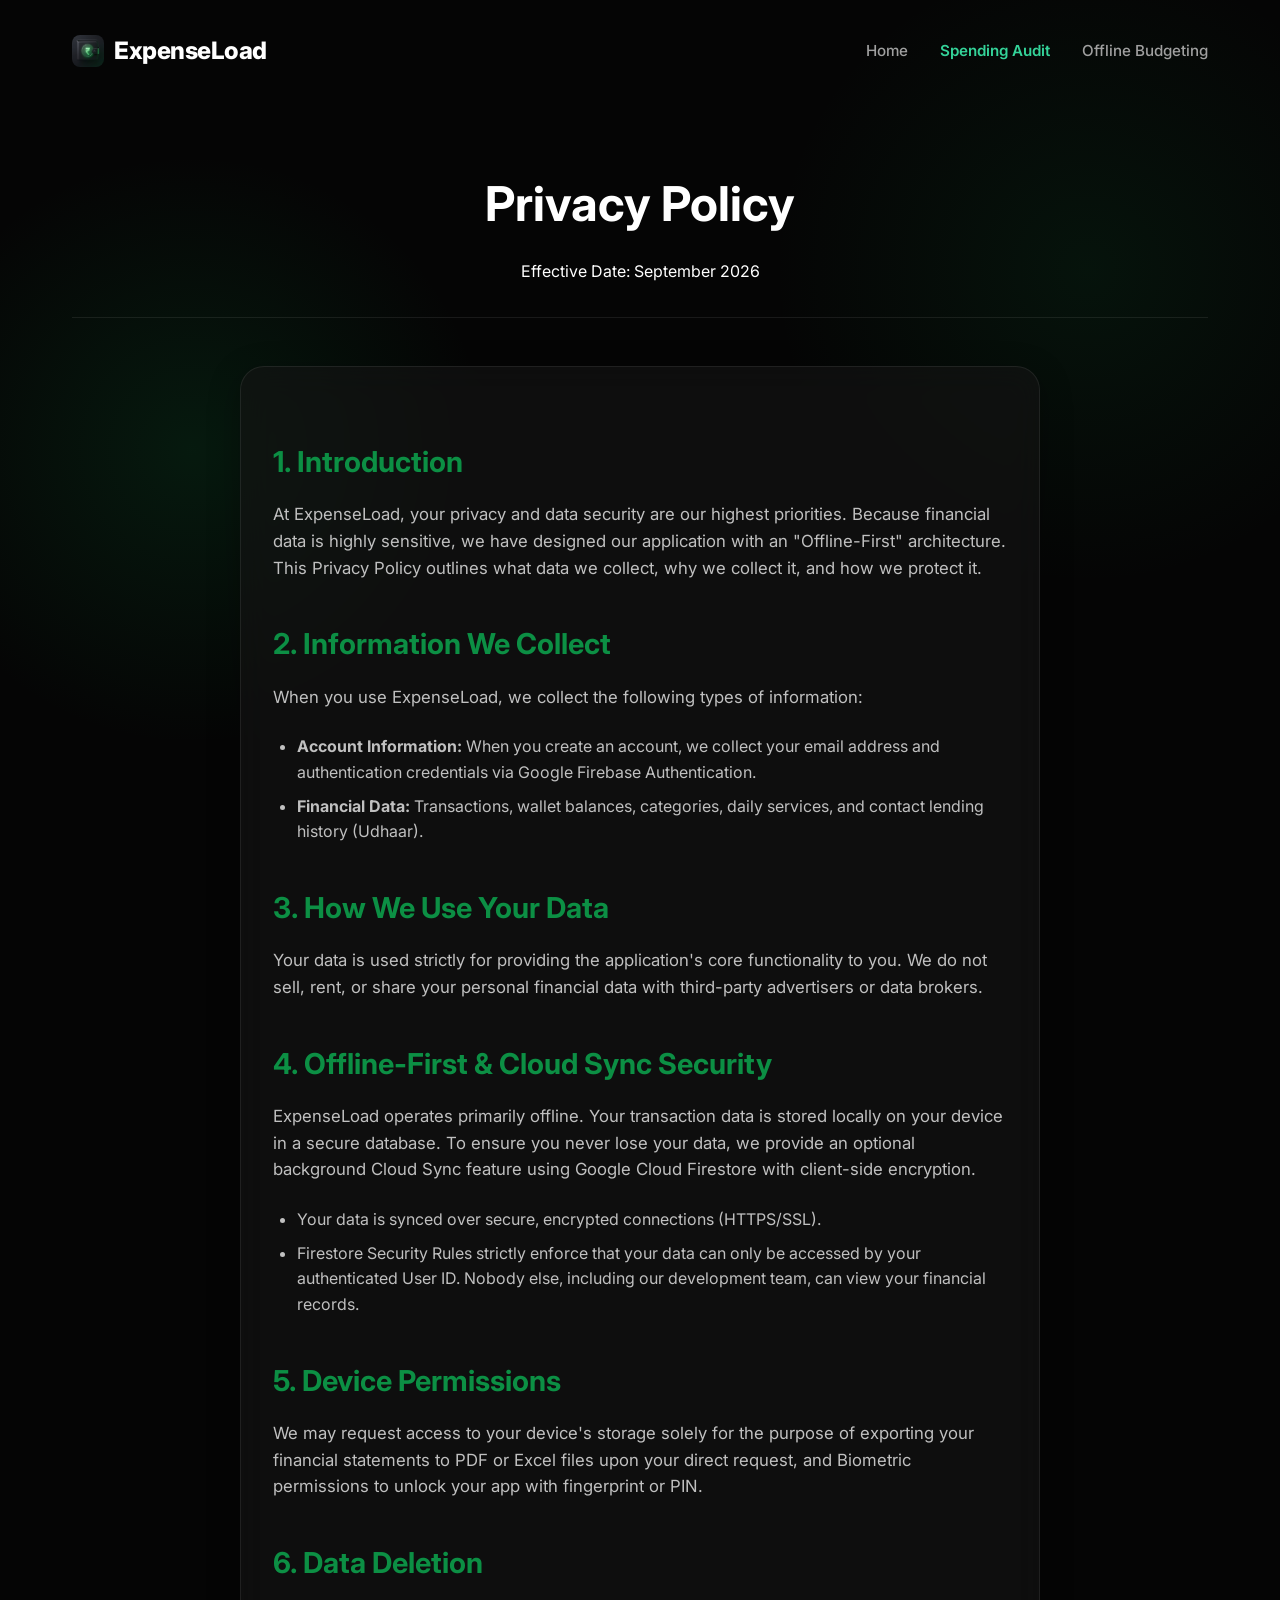
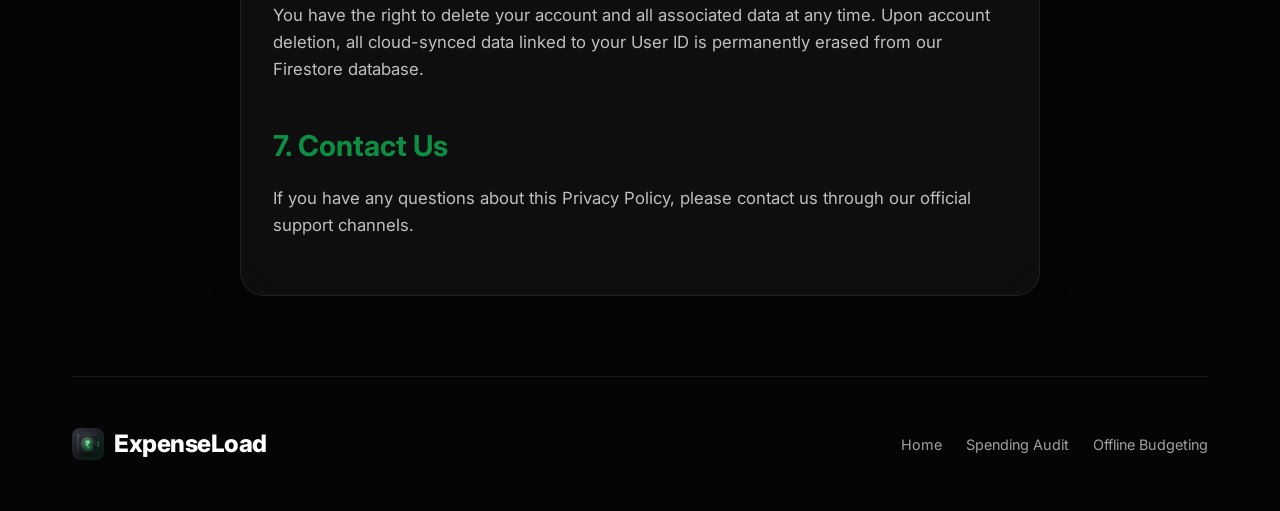
<file: privacy-policy.html>
<!DOCTYPE html>
<html lang="en">
<head>
    <meta charset="UTF-8">
    <meta name="viewport" content="width=device-width, initial-scale=1.0">
    <title>Privacy Policy | ExpenseLoad</title>
    <meta name="description" content="Privacy Policy for the ExpenseLoad application.">
    <link href="https://fonts.googleapis.com/css2?family=Inter:wght@400;500;600;800&display=swap" rel="stylesheet">
    <link rel="stylesheet" href="css/styles.css">
    <link rel="help" href="llms.txt" type="text/markdown" title="LLM context">
</head>
<body>
    <div class="container">
        <!-- Header -->
        <header>
            <div class="logo">
                <img src="assets/app_icon.png" alt="ExpenseLoad Logo" style="width: 32px; height: 32px; border-radius: 8px;">
                <a href="index.html" style="color: inherit; text-decoration: none;">ExpenseLoad</a>
            </div>
            <nav>
                <ul>
                    <li><a href="index.html">Home</a></li>
                    <li><a href="audit.html" style="color: #34d399; font-weight: 600;">Spending Audit</a></li>
                    <li><a href="can-expenseload-work-offline.html">Offline Budgeting</a></li>
                </ul>
            </nav>
        </header>

        <div class="page-header">
            <h1>Privacy Policy</h1>
            <p>Effective Date: September 2026</p>
        </div>

        <section class="content-section glass-card">
            <h2>1. Introduction</h2>
            <p>At ExpenseLoad, your privacy and data security are our highest priorities. Because financial data is highly sensitive, we have designed our application with an "Offline-First" architecture. This Privacy Policy outlines what data we collect, why we collect it, and how we protect it.</p>

            <h2>2. Information We Collect</h2>
            <p>When you use ExpenseLoad, we collect the following types of information:</p>
            <ul>
                <li><strong>Account Information:</strong> When you create an account, we collect your email address and authentication credentials via Google Firebase Authentication.</li>
                <li><strong>Financial Data:</strong> Transactions, wallet balances, categories, daily services, and contact lending history (Udhaar).</li>
            </ul>

            <h2>3. How We Use Your Data</h2>
            <p>Your data is used strictly for providing the application's core functionality to you. We do not sell, rent, or share your personal financial data with third-party advertisers or data brokers.</p>
            
            <h2>4. Offline-First & Cloud Sync Security</h2>
            <p>ExpenseLoad operates primarily offline. Your transaction data is stored locally on your device in a secure database. To ensure you never lose your data, we provide an optional background Cloud Sync feature using Google Cloud Firestore with client-side encryption.</p>
            <ul>
                <li>Your data is synced over secure, encrypted connections (HTTPS/SSL).</li>
                <li>Firestore Security Rules strictly enforce that your data can only be accessed by your authenticated User ID. Nobody else, including our development team, can view your financial records.</li>
            </ul>

            <h2>5. Device Permissions</h2>
            <p>We may request access to your device's storage solely for the purpose of exporting your financial statements to PDF or Excel files upon your direct request, and Biometric permissions to unlock your app with fingerprint or PIN.</p>

            <h2>6. Data Deletion</h2>
            <p>You have the right to delete your account and all associated data at any time. Upon account deletion, all cloud-synced data linked to your User ID is permanently erased from our Firestore database.</p>

            <h2>7. Contact Us</h2>
            <p>If you have any questions about this Privacy Policy, please contact us through our official support channels.</p>
        </section>

        <!-- Footer -->
        <footer>
            <div class="footer-content">
                <div class="logo">
                    <img src="assets/app_icon.png" alt="ExpenseLoad Logo" style="width: 32px; height: 32px; border-radius: 8px;">
                    ExpenseLoad
                </div>
                <div class="footer-links">
                    <a href="index.html">Home</a>
                    <a href="audit.html">Spending Audit</a>
                    <a href="can-expenseload-work-offline.html">Offline Budgeting</a>
                </div>
            </div>
        </footer>
    </div>
</body>
</html>
</file>
<file: css/styles.css>
:root {
  --bg-color: #050505;
  --text-primary: #ffffff;
  --text-secondary: #a0a0a0;
  --accent-color: #0c8f44;
  --accent-hover: #086b32;
  --glass-bg: rgba(20, 20, 20, 0.6);
  --glass-border: rgba(255, 255, 255, 0.08);
}

* {
  margin: 0;
  padding: 0;
  box-sizing: border-box;
}

body {
  background-color: var(--bg-color);
  color: var(--text-primary);
  font-family: 'Inter', -apple-system, BlinkMacSystemFont, sans-serif;
  line-height: 1.6;
  overflow-x: hidden;
  background-image: radial-gradient(circle at 15% 50%, rgba(12, 143, 68, 0.15), transparent 25%),
                    radial-gradient(circle at 85% 30%, rgba(12, 143, 68, 0.1), transparent 25%);
  background-attachment: fixed;
}

a {
  color: var(--accent-color);
  text-decoration: none;
  transition: color 0.3s ease;
}

a:hover {
  color: var(--accent-hover);
}

.container {
  max-width: 1200px;
  margin: 0 auto;
  padding: 0 2rem;
}

/* Header & Nav */
header {
  padding: 2rem 0;
  display: flex;
  justify-content: space-between;
  align-items: center;
}

.logo {
  font-size: 1.5rem;
  font-weight: 800;
  letter-spacing: -0.5px;
  display: flex;
  align-items: center;
  gap: 10px;
}

.logo-dot {
  width: 12px;
  height: 12px;
  background-color: var(--accent-color);
  border-radius: 50%;
  box-shadow: 0 0 10px var(--accent-color);
}

nav ul {
  display: flex;
  gap: 2rem;
  list-style: none;
}

nav a {
  color: var(--text-secondary);
  font-weight: 500;
  font-size: 0.95rem;
}

nav a:hover {
  color: var(--text-primary);
}

/* Hero Section */
.hero {
  padding: 6rem 0;
  display: flex;
  align-items: center;
  gap: 4rem;
}

.hero-content {
  flex: 1;
}

.hero-badge {
  display: inline-block;
  padding: 0.4rem 1rem;
  background: rgba(12, 143, 68, 0.15);
  color: var(--accent-color);
  border-radius: 20px;
  font-size: 0.85rem;
  font-weight: 600;
  margin-bottom: 1.5rem;
  border: 1px solid rgba(12, 143, 68, 0.3);
}

.hero h1 {
  font-size: 4rem;
  font-weight: 800;
  line-height: 1.1;
  margin-bottom: 1.5rem;
  letter-spacing: -1.5px;
  background: linear-gradient(180deg, #ffffff 0%, #a0a0a0 100%);
  -webkit-background-clip: text;
  -webkit-text-fill-color: transparent;
}

.hero p {
  font-size: 1.25rem;
  color: var(--text-secondary);
  margin-bottom: 2.5rem;
  max-width: 500px;
}

.btn-primary {
  display: inline-block;
  padding: 1rem 2rem;
  background-color: var(--accent-color);
  color: white;
  border-radius: 12px;
  font-weight: 600;
  font-size: 1.1rem;
  transition: all 0.3s ease;
  box-shadow: 0 4px 20px rgba(12, 143, 68, 0.4);
}

.btn-primary:hover {
  background-color: var(--accent-hover);
  transform: translateY(-2px);
  color: white;
  box-shadow: 0 6px 25px rgba(12, 143, 68, 0.6);
}

/* Glassmorphism Device Showcase */
.hero-image {
  flex: 1;
  display: flex;
  justify-content: center;
  position: relative;
}

.device-frame {
  max-width: 550px;
  border-radius: 40px;
  box-shadow: 0 20px 50px rgba(0,0,0,0.5);
  transition: transform 0.5s ease;
  z-index: 2;
  width: 100%;
}

.device-frame:hover {
  transform: translateY(-10px) rotate(2deg);
}

.glass-card {
  background: var(--glass-bg);
  backdrop-filter: blur(16px);
  -webkit-backdrop-filter: blur(16px);
  border: 1px solid var(--glass-border);
  border-radius: 24px;
  padding: 2rem;
  box-shadow: 0 8px 32px rgba(0, 0, 0, 0.3);
}

/* Features Grid */
.features {
  padding: 5rem 0;
}

.section-title {
  text-align: center;
  font-size: 2.5rem;
  margin-bottom: 4rem;
}

.features-grid {
  display: grid;
  grid-template-columns: repeat(auto-fit, minmax(300px, 1fr));
  gap: 2rem;
}

.feature-card {
  padding: 2.5rem;
  transition: transform 0.3s ease;
}

.feature-card:hover {
  transform: translateY(-5px);
  border-color: rgba(12, 143, 68, 0.4);
}

.feature-icon {
  width: 50px;
  height: 50px;
  background: rgba(12, 143, 68, 0.1);
  border-radius: 12px;
  display: flex;
  align-items: center;
  justify-content: center;
  font-size: 1.5rem;
  color: var(--accent-color);
  margin-bottom: 1.5rem;
}

.feature-card h3 {
  font-size: 1.3rem;
  margin-bottom: 1rem;
}

.feature-card p {
  color: var(--text-secondary);
  font-size: 0.95rem;
}

/* Content Pages (Privacy Policy, SEO Article) */
.page-header {
  padding: 4rem 0 2rem;
  text-align: center;
  border-bottom: 1px solid var(--glass-border);
  margin-bottom: 3rem;
}

.page-header h1 {
  font-size: 3rem;
  margin-bottom: 1rem;
}

.content-section {
  max-width: 800px;
  margin: 0 auto 5rem;
}

.content-section h2 {
  font-size: 1.8rem;
  margin: 2.5rem 0 1rem;
  color: var(--accent-color);
}

.content-section h3 {
  font-size: 1.3rem;
  margin: 1.5rem 0 0.8rem;
}

.content-section p {
  margin-bottom: 1.5rem;
  color: #c0c0c0;
  font-size: 1.05rem;
}

.content-section ul {
  margin-bottom: 1.5rem;
  padding-left: 1.5rem;
  color: #c0c0c0;
}

.content-section li {
  margin-bottom: 0.5rem;
}

/* Footer */
footer {
  border-top: 1px solid var(--glass-border);
  padding: 3rem 0;
  margin-top: 5rem;
}

.footer-content {
  display: flex;
  justify-content: space-between;
  align-items: center;
}

.footer-links {
  display: flex;
  gap: 1.5rem;
}

.footer-links a {
  color: var(--text-secondary);
  font-size: 0.9rem;
}

.footer-links a:hover {
  color: var(--accent-color);
}

/* Responsive */
@media (max-width: 900px) {
  .hero {
    flex-direction: column;
    text-align: center;
    padding: 3rem 0;
  }
  .hero p {
    margin: 0 auto 2rem;
  }
  .hero h1 {
    font-size: 3rem;
  }
  nav ul {
    display: none;
  }
}
</file>
